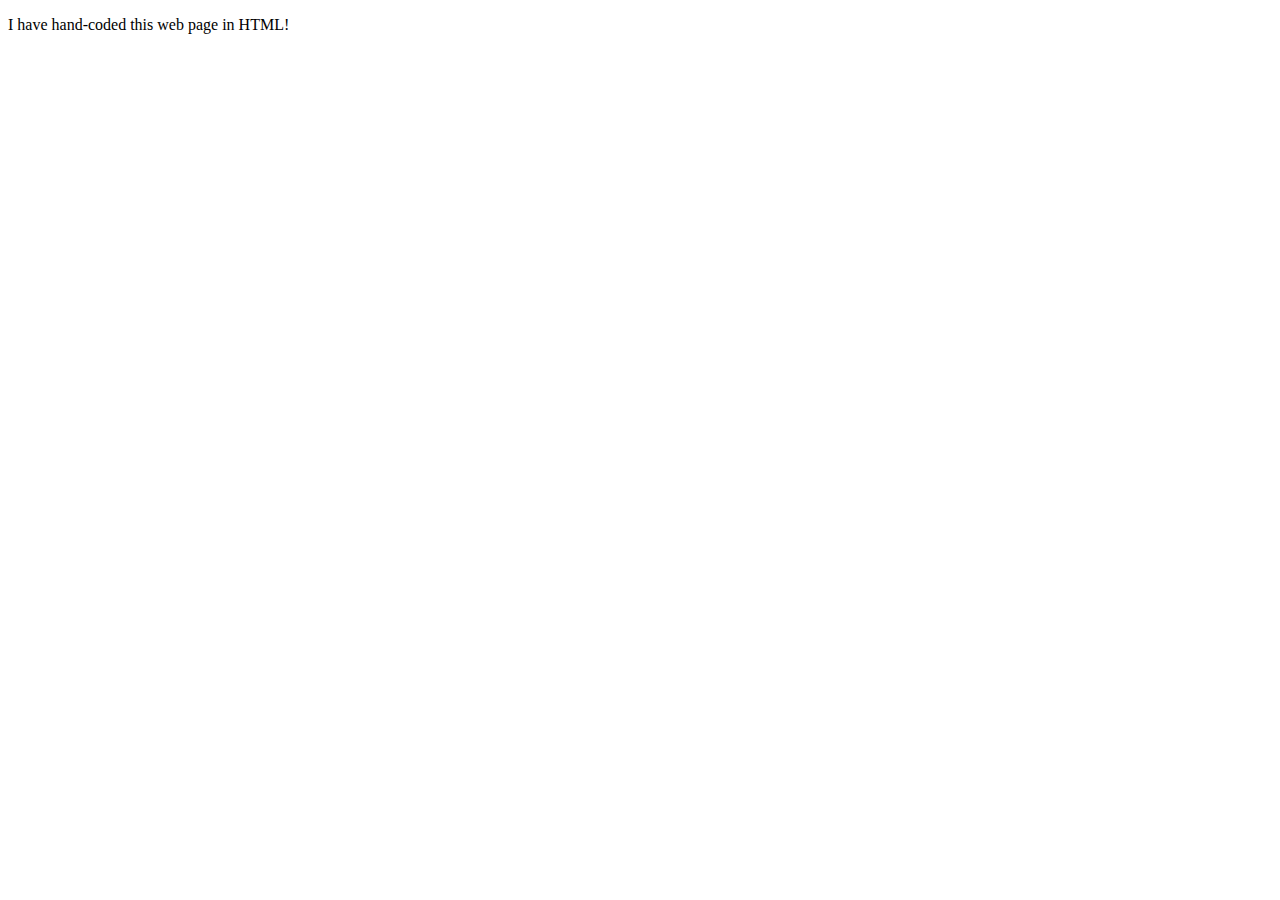
<file: lab1/index.html>
<!DOCTYPE html>
<html lang="en-us">

     <head>
          <meta charset="utf-8">
          <title>BATECH 189 Coding Labwork 1 - Emily Yang</title>
     </head>

     <body>
          <!-- Here is my webpage content -->
          <p>I have hand-coded this web page in HTML!</p>
     </body>

</html>
</file>
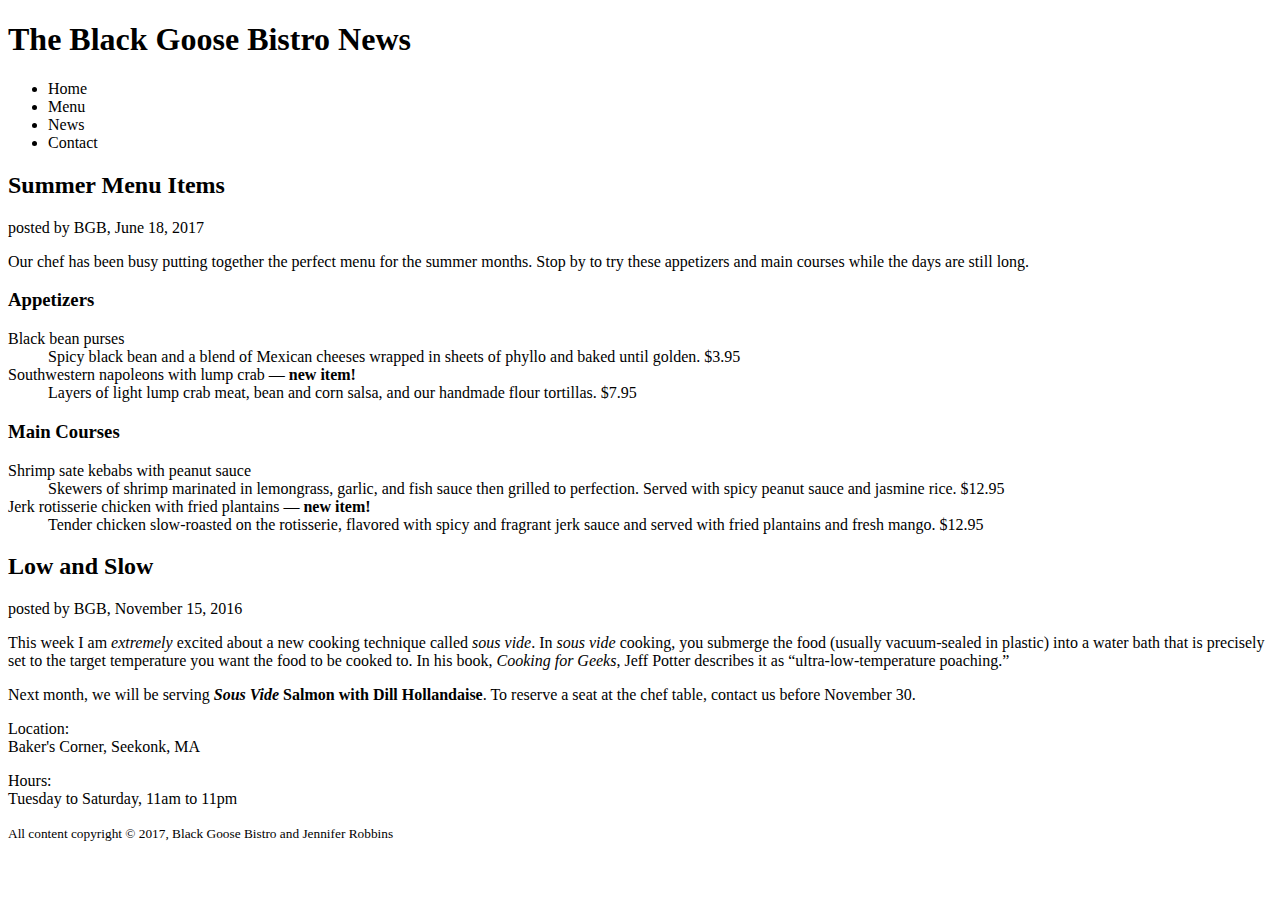
<file: lab2/index.html>
<!DOCTYPE html>
<html lang="en">
<head>
  <meta charset="UTF-8">
  <title>The Black Goose Bistro News</title>
</head>
<body>
  <!-- Page Header -->
  <header>
    <h1>The Black Goose Bistro News</h1>
    <nav>
      <ul>
        <li>Home</li>
        <li>Menu</li>
        <li>News</li>
        <li>Contact</li>
      </ul>
    </nav>
  </header>
  <!-- First Article -->
  <article>
    <header>
      <h2>Summer Menu Items</h2>
      <p>
        posted by BGB,
        <time datetime="2017-06-18">June 18, 2017</time>
      </p>
    </header>
    <p>
      Our chef has been busy putting together the perfect menu for the summer months.
      Stop by to try these appetizers and main courses while the days are still long.
    </p>
    <!-- Appetizers Section -->
    <section id="appetizers">
      <h3>Appetizers</h3>
      <dl>
        <dt>Black bean purses</dt>
        <dd>
          Spicy black bean and a blend of Mexican cheeses wrapped in sheets of phyllo
          and baked until golden.
          <span class="price">$3.95</span>
        </dd>
        <dt class="newitem">
          Southwestern napoleons with lump crab —
          <strong>new item!</strong>
        </dt>
        <dd>
          Layers of light lump crab meat, bean and corn salsa, and our handmade flour tortillas.
          <span class="price">$7.95</span>
        </dd>
      </dl>
    </section>
    <!-- Main Courses Section -->
    <section id="main-course">
      <h3>Main Courses</h3>
      <dl>
        <dt>Shrimp sate kebabs with peanut sauce</dt>
        <dd>
          Skewers of shrimp marinated in lemongrass, garlic, and fish sauce then grilled to perfection.
          Served with spicy peanut sauce and jasmine rice.
          <span class="price">$12.95</span>
        </dd>
        <dt class="newitem">
          Jerk rotisserie chicken with fried plantains —
          <strong>new item!</strong>
        </dt>
        <dd>
          Tender chicken slow-roasted on the rotisserie, flavored with spicy and fragrant jerk sauce
          and served with fried plantains and fresh mango.
          <span class="price">$12.95</span>
        </dd>
      </dl>
    </section>
  </article>
  <!-- Second Article -->
  <article>
    <header>
      <h2>Low and Slow</h2>
      <p>
        posted by BGB,
        <time datetime="2016-11-15">November 15, 2016</time>
      </p>
    </header>
    <p>
      This week I am <em>extremely</em> excited about a new cooking technique called
      <dfn><i>sous vide</i></dfn>. In <i>sous vide</i> cooking, you submerge the food
      (usually vacuum-sealed in plastic) into a water bath that is precisely set to the
      target temperature you want the food to be cooked to. In his book,
      <cite>Cooking for Geeks</cite>, Jeff Potter describes it as
      <q>ultra-low-temperature poaching.</q>
    </p>
    <p>
      Next month, we will be serving <b><i>Sous Vide</i> Salmon with Dill Hollandaise</b>.
      To reserve a seat at the chef table, contact us before
      <time datetime="2016-11-30">November 30</time>.
    </p>
  </article>
  <!-- Footer -->
  <footer>
    <div id="about">
      <p>
        Location:<br>
        Baker's Corner, Seekonk, MA
      </p>
      <p>
        Hours:<br> 
        Tuesday to Saturday,
         <time datetime="11:00">11am</time> to <time datetime="23:00">11pm</time>
 
      </p>
    </div>
    <p>
      <small>All content copyright &copy; 2017, Black Goose Bistro and Jennifer Robbins</small>
    </p>
  </footer>
</body>
</html>
</file>
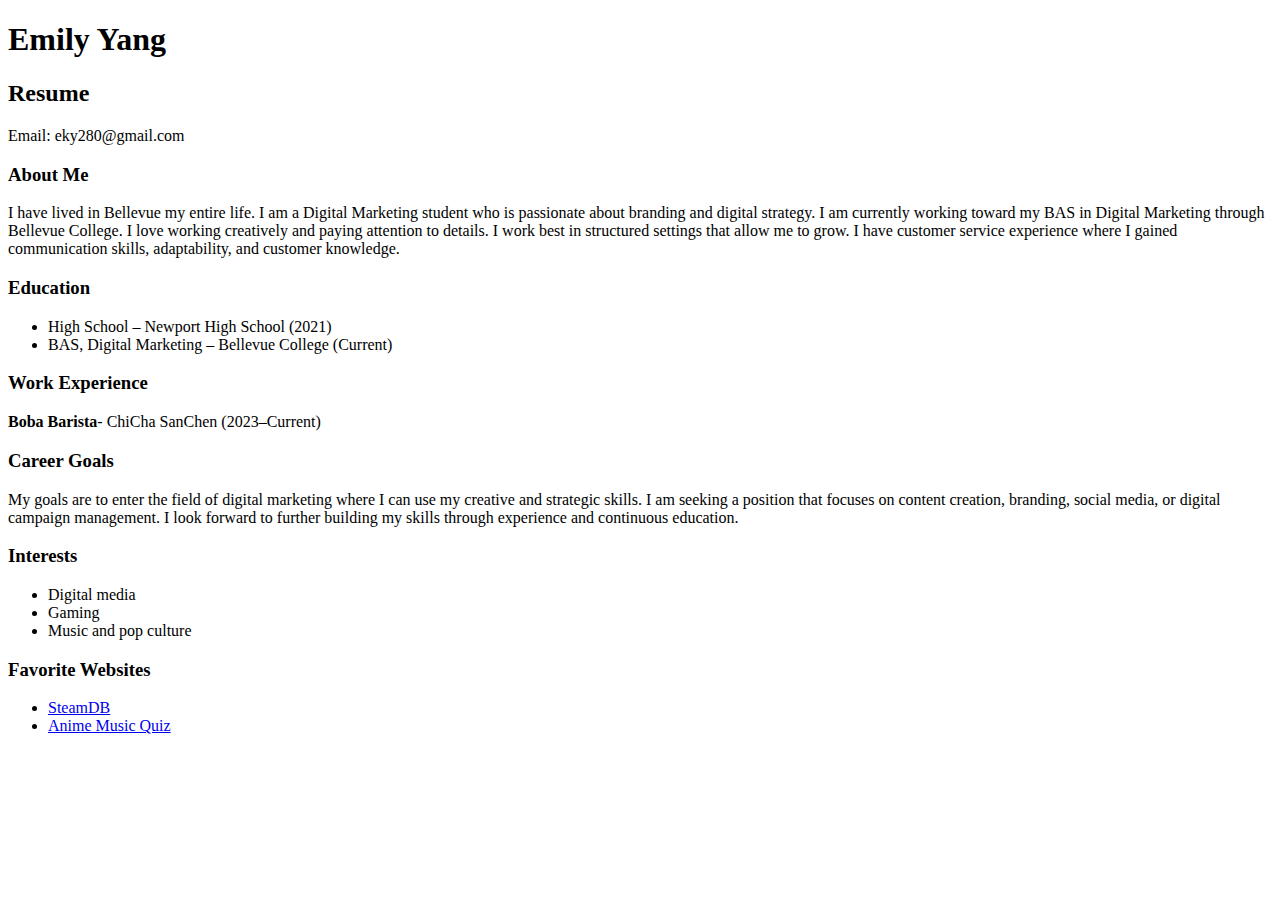
<file: project1/index.html>
<!DOCTYPE html>
<html lang="en">
<head>
  <meta charset="UTF-8">
  <meta name="description" content="Resume of Emily Yang, Digital Marketing student at Bellevue College">
  <meta name="author" content="Emily Yang">
  <meta name="viewport" content="width=device-width, initial-scale=1.0">
  <title>Emily Yang | Resume</title>
</head>

<body>

  <header>
    <h1>Emily Yang</h1>
    <h2>Resume</h2>
    <p>Email: eky280@gmail.com</p>
  </header>

  <main>

    <section>
      <h3>About Me</h3>
      <p>
        I have lived in Bellevue my entire life. I am a Digital Marketing student who is passionate about branding and digital strategy.
        I am currently working toward my BAS in Digital Marketing through Bellevue College. I love working creatively and paying
        attention to details. I work best in structured settings that allow me to grow. I have customer service experience where
        I gained communication skills, adaptability, and customer knowledge.
      </p>
    </section>

    <section>
      <h3>Education</h3>
      <ul>
        <li>High School – Newport High School (2021)</li>
        <li>BAS, Digital Marketing – Bellevue College (Current)</li>
      </ul>
    </section>

    <section>
      <h3>Work Experience</h3>
      <p><strong>Boba Barista</strong>- ChiCha SanChen (2023–Current)</p>
    </section>

    <section>
      <h3>Career Goals</h3>
      <p>
        My goals are to enter the field of digital marketing where I can use my creative and strategic skills.
        I am seeking a position that focuses on content creation, branding, social media, or digital campaign
        management. I look forward to further building my skills through experience and continuous education.
      </p>
    </section>

    <section>
      <h3>Interests</h3>
      <ul>
        <li>Digital media</li>
        <li>Gaming</li>
        <li>Music and pop culture</li>
      </ul>
    </section>

    <section>
      <h3>Favorite Websites</h3>
      <ul>
        <li><a href="https://steamdb.info/" target="_blank">SteamDB</a></li>
        <li><a href="https://animemusicquiz.com/" target="_blank">Anime Music Quiz</a></li>
      </ul>
    </section>

  </main>

</body>
</html>
</file>
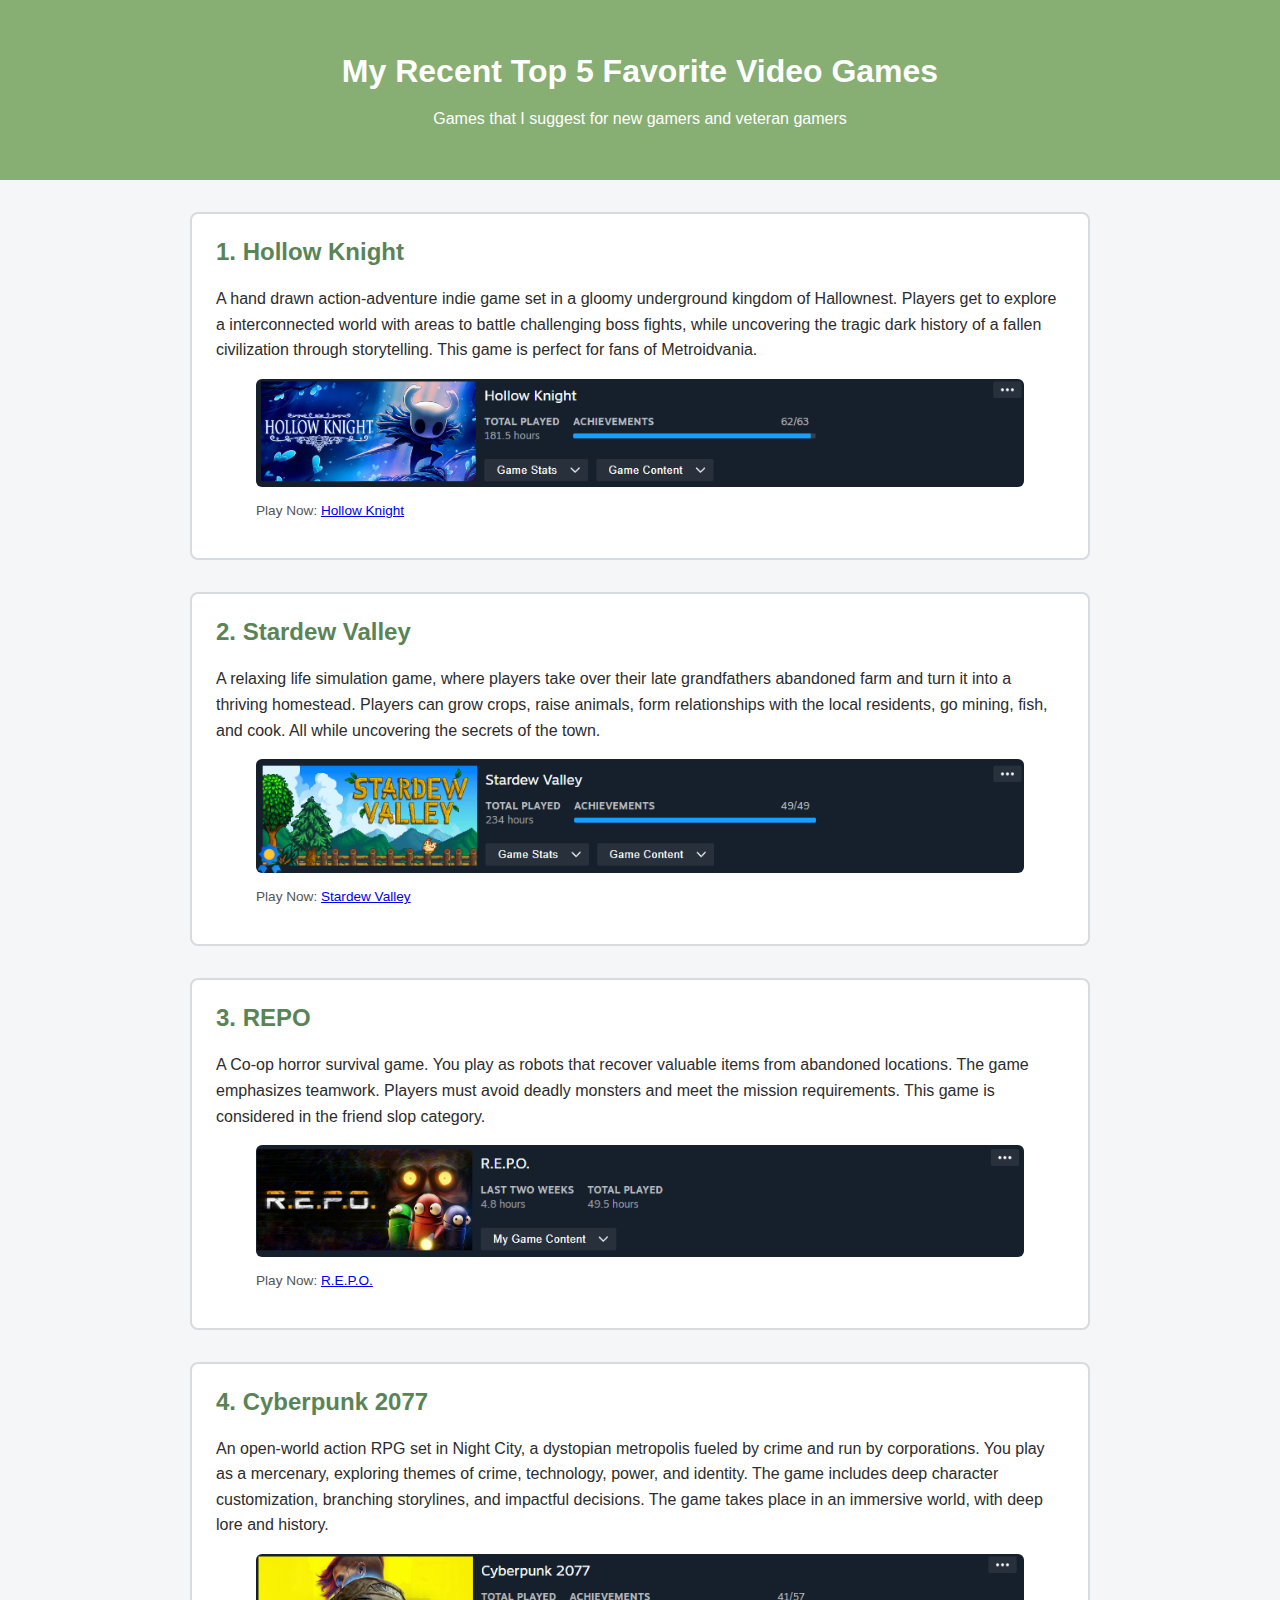
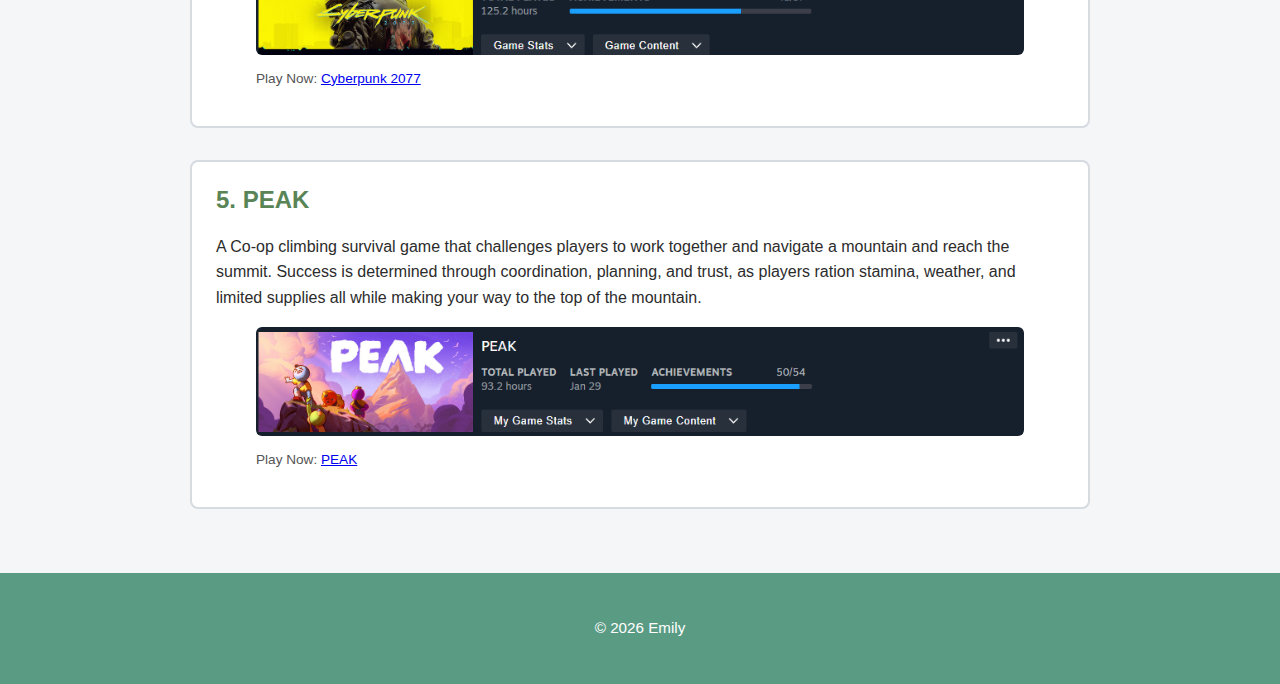
<file: project2/index.html>
<!doctype html>
<html lang="en">
    <head>
        <meta charset="UTF-8" />
        <title>Top 5 Favorite Indie Video Games</title>

        <meta name="description" content="Favorite Games" />

        <style>
               body {
                   font-family: Arial, Helvetica, sans-serif;
                   background-color: #f4f6f8;
                   color: #2c2c2c;
                   margin: 0;
                   padding: 0;
               }

               header {
                   background-color: #87ae73;
                   color: #ffffff;
                   padding: 2rem;
                   text-align: center;
               }

               main {
                   max-width: 900px;
                   margin: 0 auto;
                   padding: 2rem;
               }

               section {
                   background-color: #ffffff;
                   border: 2px solid #d6dbe0;
                   border-radius: 8px;
                   padding: 1.5rem;
                   margin-bottom: 2rem;
               }

               h1 {
                   margin-bottom: 0.5rem;
               }

               h2 {
                   color: #598456;
                   margin-top: 0;
               }

               p {
                   line-height: 1.6;
               }

               img {
                   width: 100%;
                   max-width: 2000px;
                   display: block;
                   margin: 1rem 0;
                   border-radius: 6px;
               }

               figcaption {
                   font-size: 0.85rem;
                   color: #555555;
               }

            {
                   color: #4a6fa5;
               }

               Steam Store:hover {
                   text-decoration: underline;
               }
             footer {
            background-color: #5a9b84;
            color: #ffffff;
            text-align: center;
            padding: 1.75rem;
            font-size: 0.95rem;
        }
        </style>
    </head>

    <body>
        <header>
            <h1>My Recent Top 5 Favorite Video Games</h1>
            <p>Games that I suggest for new gamers and veteran gamers</p>
        </header>

        <main>
            <section>
                <h2>1. Hollow Knight</h2>
                <p>
                    A hand drawn action-adventure indie game set in a gloomy underground kingdom of Hallownest. Players
                    get to explore a interconnected world with areas to battle challenging boss fights, while uncovering 
                    the tragic dark history of a fallen civilization through storytelling. This game is perfect for fans
                    of Metroidvania.
                </p>

                <figure>
                    <img src="HollowKnight.png" alt="My Steam Playtime of Hollow Knight"/>
                    <figcaption>
                        Play Now:
                        <a href="https://store.steampowered.com/app/367520/Hollow_Knight/">
                            Hollow Knight
                        </a>
                    </figcaption>
                </figure>
            </section>

            <section>
                <h2>2. Stardew Valley</h2>
                <p>
                    A relaxing life simulation game, where players take over their late grandfathers abandoned farm 
                    and turn it into a thriving homestead. Players can grow crops, raise animals, form relationships
                    with the local residents, go mining, fish, and cook. All while uncovering the secrets of the town.
                </p>

                <figure>
                    <img src="StardewValley.png" alt="My Steam Playtime of Stardew Valley"/>
                    <figcaption>
                        Play Now:
                        <a href="https://store.steampowered.com/app/413150/Stardew_Valley/">
                            Stardew Valley
                        </a>
                    </figcaption>
                </figure>
            </section>

            <section>
                <h2>3. REPO</h2>
                <p>
                    A Co-op horror survival game. You play as robots that recover valuable items from abandoned 
                    locations. The game emphasizes teamwork. Players must avoid deadly monsters and meet the mission 
                    requirements. This game is considered in the friend slop category.
                </p>

               <figure>
                    <img src="REPO.png" alt="My Steam Playtime of R.E.P.O."/>
                    <figcaption>
                        Play Now:
                        <a href="https://store.steampowered.com/app/3241660/REPO/">
                            R.E.P.O.
                        </a>
                    </figcaption>
                </figure>
            </section>

            <section>
                <h2>4. Cyberpunk 2077</h2>
                <p>
                    An open-world action RPG set in Night City, a dystopian metropolis fueled by crime and run by
                    corporations. You play as a mercenary, exploring themes of crime, technology, power, and identity. 
                    The game includes deep character customization, branching storylines, and impactful decisions. The 
                    game takes place in an immersive world, with deep lore and history.
                </p>
               

                <figure>
                    <img src="Cyberpunk2077.png" alt="My Steam Playtime of Cyberpunk 2077"/>
                    <figcaption>
                        Play Now:
                        <a href="https://store.steampowered.com/app/1091500/Cyberpunk_2077/">
                            Cyberpunk 2077
                        </a>
                    </figcaption>
                </figure>
            </section>

            <section>
                <h2>5. PEAK</h2>
                <p>
                    A Co-op  climbing survival game that challenges players to work together and navigate a mountain and 
                    reach the summit. Success is determined through coordination, planning, and trust, as players 
                    ration stamina, weather, and limited supplies all while making your way to the top of the mountain.
                </p>
               
                 <figure>
                    <img src="Peak.png" alt="My Steam Playtime of PEAK"/>
                    <figcaption>
                        Play Now:
                        <a href="https://store.steampowered.com/app/3527290/PEAK/">
                            PEAK
                        </a>
                    </figcaption>
                </figure>
            </section>
        </main>
        <footer>
    <p>&copy; 2026 Emily</p>
</footer>
    </body>
</html>
</file>
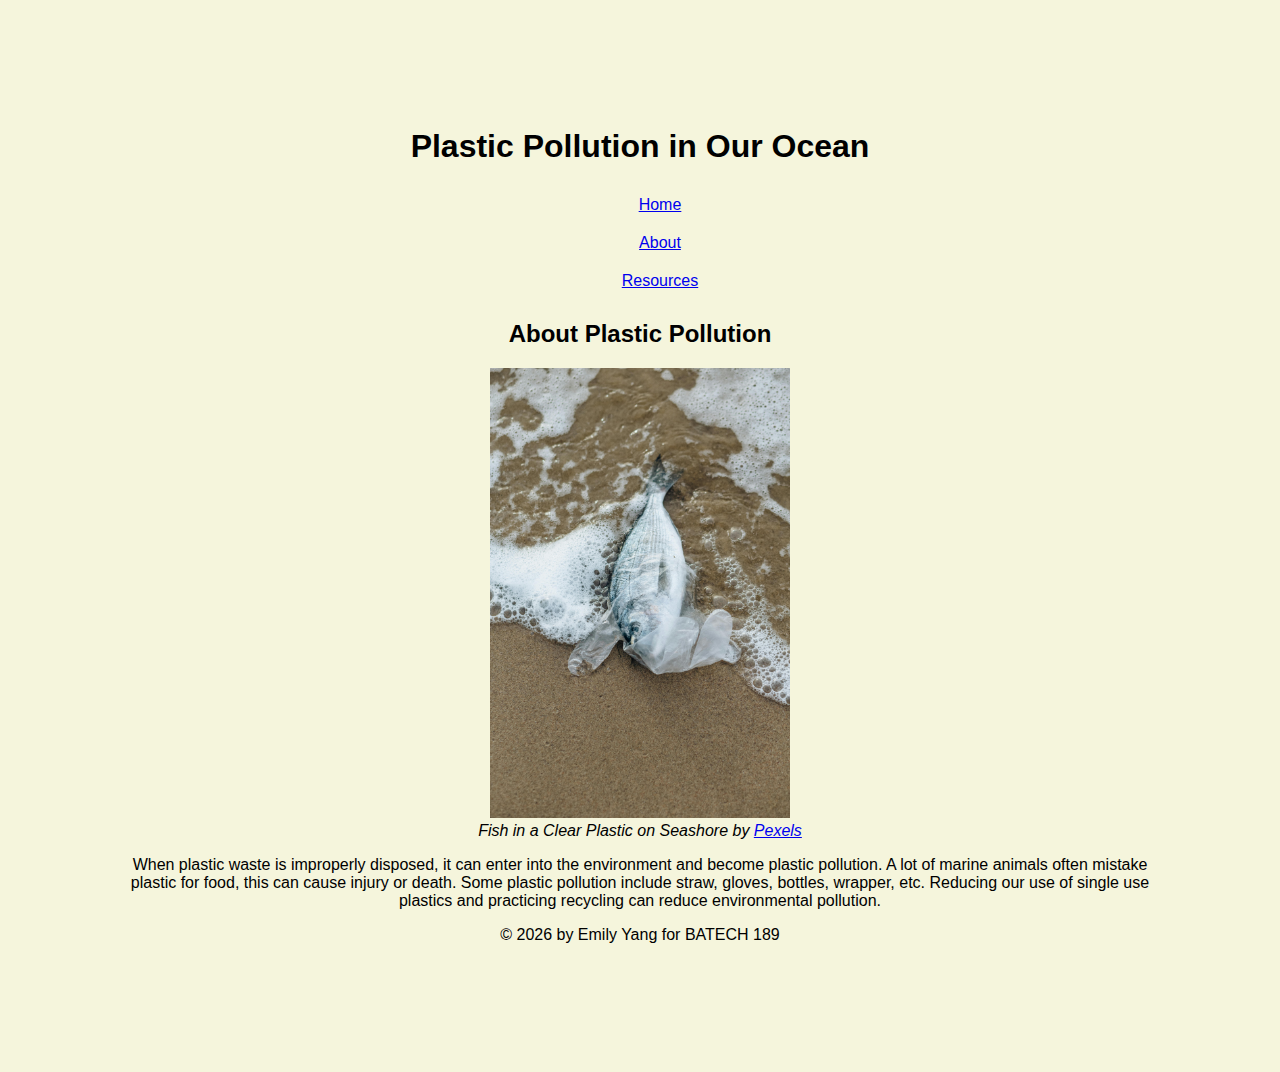
<file: lab3/about.html>
<!doctype html>
<html lang="en-us">
    <head>
        <meta charset="utf-8" />
        <title>BATECH 189 Lab 3 - About</title>
        <link rel="stylesheet" href="style.css" />
    </head>

    <body>
        <header>
            <h1>Plastic Pollution in Our Ocean</h1>
        </header>

        <nav>
            <ul>
                <li><a href="index.html">Home</a></li>
                <li><a href="about.html">About</a></li>
                <li><a href="resources.html">Resources</a></li>
            </ul>
        </nav>

        <main>
            <h2>About Plastic Pollution</h2>

            <p>
                <img src="plastic_fish.jpg" width="300" alt="Fish in a Clear Plastic on Seashore" />
                <br />
                <cite
                    >Fish in a Clear Plastic on Seashore by
                    <a href="https://www.pexels.com/photo/fish-in-a-clear-plastic-on-seashore-4813970/" target="_blank"
                        >Pexels</a
                    >
                </cite>
            </p>

            <p>
                When plastic waste is improperly disposed, it can enter into the environment and become plastic
                pollution. A lot of marine animals often mistake plastic for food, this can cause injury or death. Some
                plastic pollution include straw, gloves, bottles, wrapper, etc. Reducing our use of single use plastics
                and practicing recycling can reduce environmental pollution.
            </p>
        </main>

        <footer>
            <p>&copy; 2026 by Emily Yang for BATECH 189</p>
        </footer>
    </body>
</html>
</file>
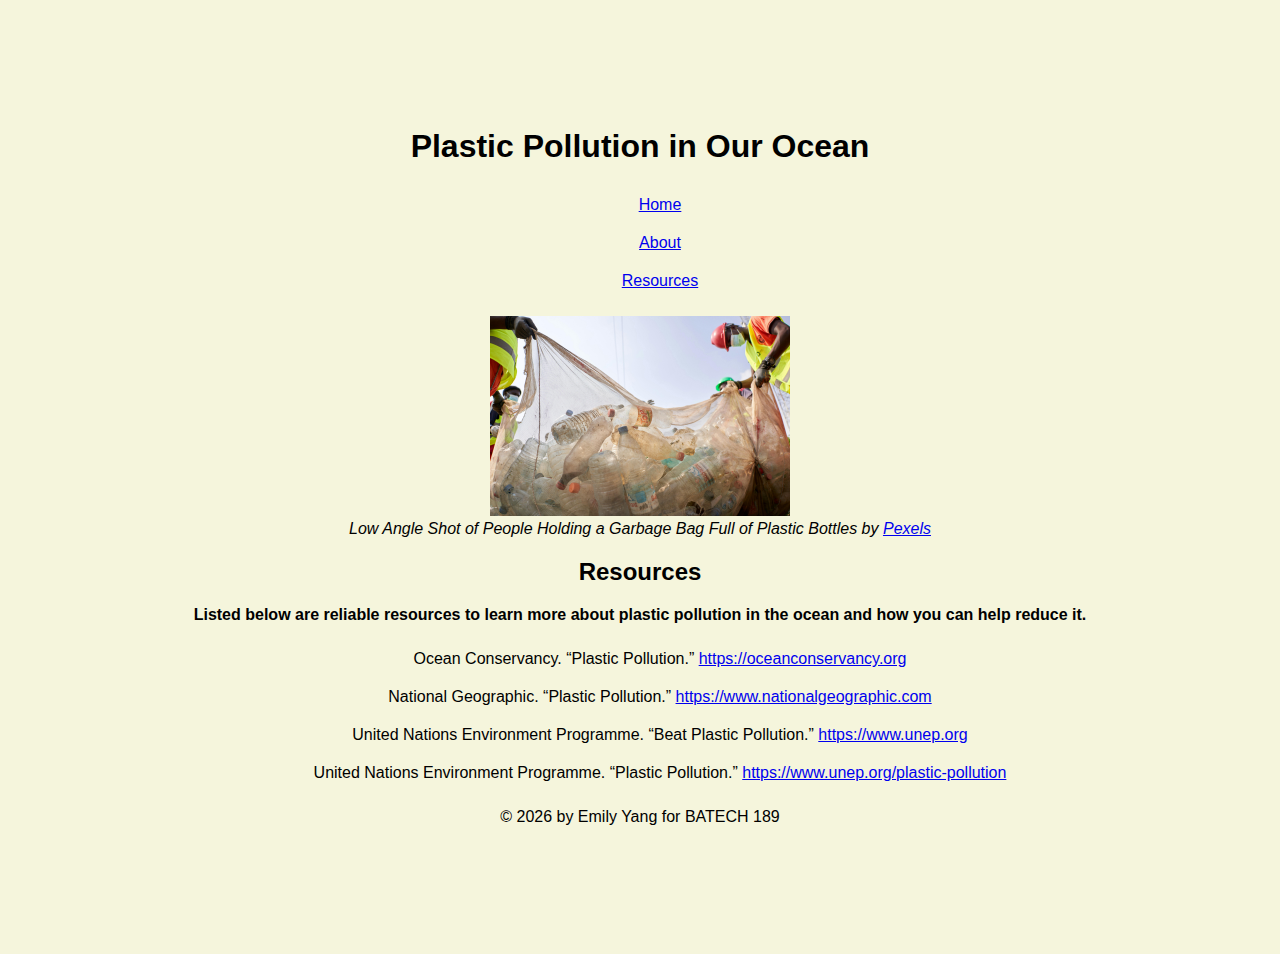
<file: lab3/resources.html>
<!doctype html>
<html lang="en-us">
    <head>
        <meta charset="utf-8" />
        <title>BATECH 189 Lab 3 - Resources</title>
        <link rel="stylesheet" href="style.css" />
    </head>

    <body>
        <header>
            <h1>Plastic Pollution in Our Ocean</h1>
        </header>

        <nav>
            <ul>
                <li><a href="index.html">Home</a></li>
                <li><a href="about.html">About</a></li>
                <li><a href="resources.html">Resources</a></li>
            </ul>
        </nav>

        <main>
            <p>
                <img
                    src="plastic_bottle.jpg"
                    width="300"
                    alt="Low Angle Shot of People Holding a Garbage Bag Full of Plastic Bottles" />
                <br />
                <cite
                    >Low Angle Shot of People Holding a Garbage Bag Full of Plastic Bottles by
                    <a
                        href="https://www.pexels.com/photo/low-angle-shot-of-people-holding-a-garbage-bag-full-of-plastic-bottles-12492222/"
                        target="_blank"
                        >Pexels</a
                    >
                </cite>
            </p>
            <h2>Resources</h2>
            <p>
                <b
                    >Listed below are reliable resources to learn more about plastic pollution in the ocean and how you
                    can help reduce it.</b
                >
            </p>

            <ul>
                <li>
                    Ocean Conservancy. “Plastic Pollution.”
                    <a href="https://oceanconservancy.org/trash-free-seas/plastics-in-the-ocean/" target="_blank"
                        >https://oceanconservancy.org</a
                    >
                </li>
                <li>
                    National Geographic. “Plastic Pollution.”
                    <a href="https://www.nationalgeographic.com/environment/article/plastic-pollution" target="_blank"
                        >https://www.nationalgeographic.com</a
                    >
                </li>
                <li>
                    United Nations Environment Programme. “Beat Plastic Pollution.”
                    <a href="https://www.unep.org/interactives/beat-plastic-pollution/" target="_blank"
                        >https://www.unep.org</a
                    >
                </li>

                <li>
                    United Nations Environment Programme. “Plastic Pollution.”
                    <a href="https://www.unep.org/plastic-pollution" target="_blank"
                        >https://www.unep.org/plastic-pollution</a
                    >
                </li>
            </ul>
        </main>

        <footer>
            <p>&copy; 2026 by Emily Yang for BATECH 189</p>
        </footer>
    </body>
</html>
</file>
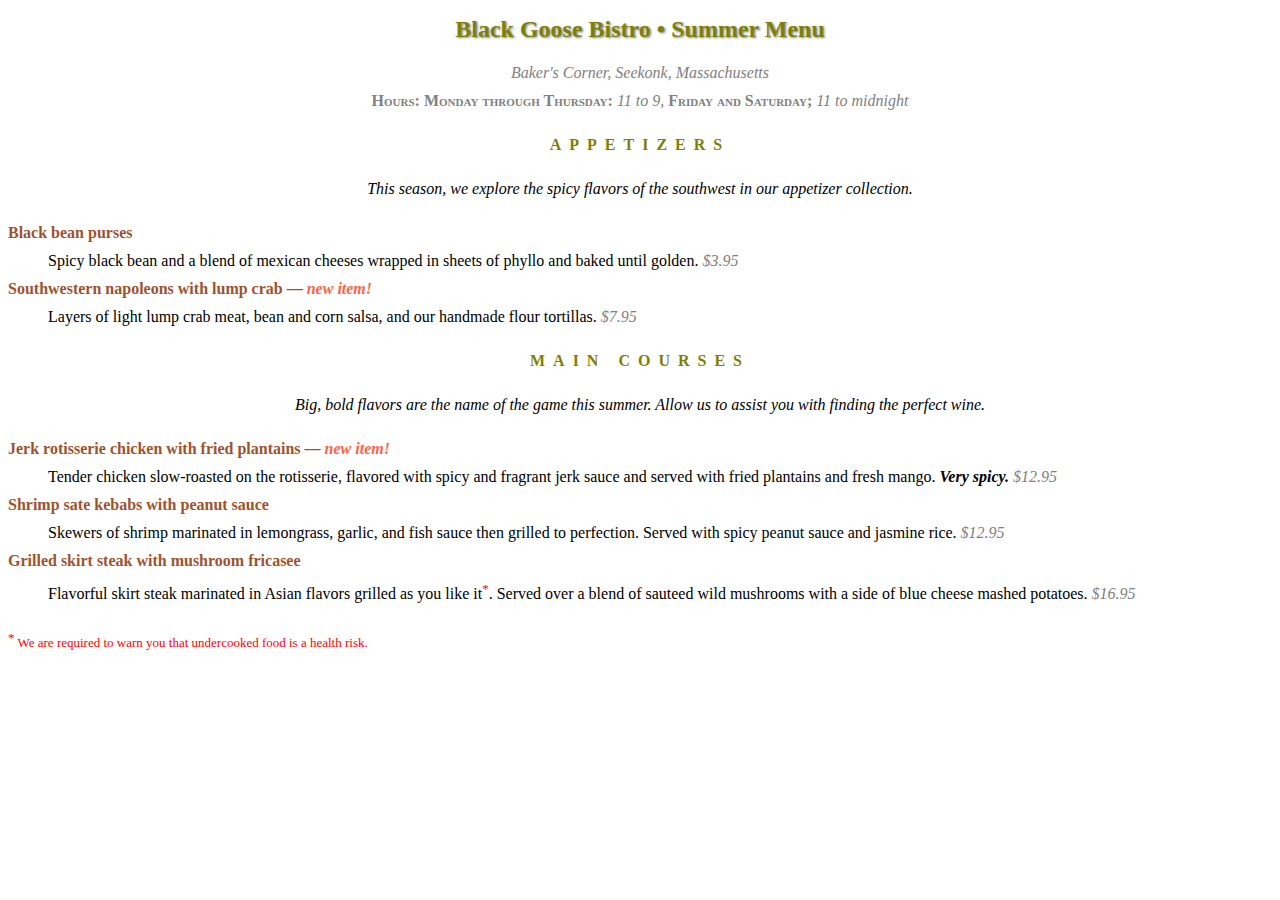
<file: lab4/menu.html>
<!DOCTYPE html>
<html lang="en">
    <head>
        <meta charset="utf-8" />
        <title>Black Goose Bistro Summer Menu</title>
        <link rel="stylesheet" href="style.css" />
    </head>

    <body>
        <div id="info">
            <h1>Black Goose Bistro &bull; Summer Menu</h1>

            <p>
                Baker's Corner, Seekonk, Massachusetts<br />
                <span class="label">Hours: Monday through Thursday:</span> 11 to 9,
                <span class="label">Friday and Saturday;</span> 11 to midnight
            </p>
        </div>

        <div id="appetizers">
            <h2>Appetizers</h2>
            <p>This season, we explore the spicy flavors of the southwest in our appetizer collection.</p>

            <dl>
                <dt>Black bean purses</dt>
                <dd>
                    Spicy black bean and a blend of mexican cheeses wrapped in sheets of phyllo and baked until golden.
                    <span class="price">$3.95</span>
                </dd>

                <dt class="newitem">Southwestern napoleons with lump crab &mdash; <strong>new item!</strong></dt>
                <dd>
                    Layers of light lump crab meat, bean and corn salsa, and our handmade flour tortillas.
                    <span class="price">$7.95</span>
                </dd>
            </dl>
        </div>

        <div id="entrees">
            <h2>Main courses</h2>
            <p>
                Big, bold flavors are the name of the game this summer. Allow us to assist you with finding the perfect
                wine.
            </p>

            <dl>
                <dt class="newitem">Jerk rotisserie chicken with fried plantains &mdash; <strong>new item!</strong></dt>
                <dd>
                    Tender chicken slow-roasted on the rotisserie, flavored with spicy and fragrant jerk sauce and
                    served with fried plantains and fresh mango. <strong>Very spicy.</strong>
                    <span class="price">$12.95</span>
                </dd>

                <dt>Shrimp sate kebabs with peanut sauce</dt>
                <dd>
                    Skewers of shrimp marinated in lemongrass, garlic, and fish sauce then grilled to perfection. Served
                    with spicy peanut sauce and jasmine rice. <span class="price">$12.95</span>
                </dd>

                <dt>Grilled skirt steak with mushroom fricasee</dt>
                <dd>
                    Flavorful skirt steak marinated in Asian flavors grilled as you like it<sup>*</sup>. Served over a
                    blend of sauteed wild mushrooms with a side of blue cheese mashed potatoes.
                    <span class="price">$16.95</span>
                </dd>
            </dl>
        </div>

        <p class="warning"><sup>*</sup> We are required to warn you that undercooked food is a health risk.</p>
    </body>
</html>
</file>
<file: lab3/style.css>
body { 
  text-align: center; 
  background-color: beige; 
  font-family: Arial, sans-serif;
  margin: 10%;
}

li { 
  list-style-type: none; 
  padding: 10px; 
}
</file>
<file: lab4/style.css>
body {
    font-family: Georgia, serif;
    font-size: 100%;
    line-height: 1.75em;
}

strong {
    font-style: italic;
}

dt strong {
    color: tomato;
}

#info h1 {
    font:
        bold 1.5em "Marko One",
        Georgia,
        serif;
    color: olive;
    text-shadow: 0.05em 0.05em 0.1em lightslategray;
}

#info p {
    font-style: italic;
    color: gray;
}

h1,
h2,
#info {
    text-align: center;
}

h2 {
    font-size: 1em;
    text-transform: uppercase;
    letter-spacing: 0.5em;
    color: olive;
}

h2 + p {
    text-align: center;
    font-style: italic;
}

dt {
    font-weight: bold;
    color: sienna;
}

.price {
    font-family: Georgia, serif;
    font-style: italic;
    color: gray;
}

.label {
    font-weight: bold;
    font-variant: small-caps;
    font-style: normal;
}

p.warning,
sup {
    font-size: small;
    color: red;
}
</file>
